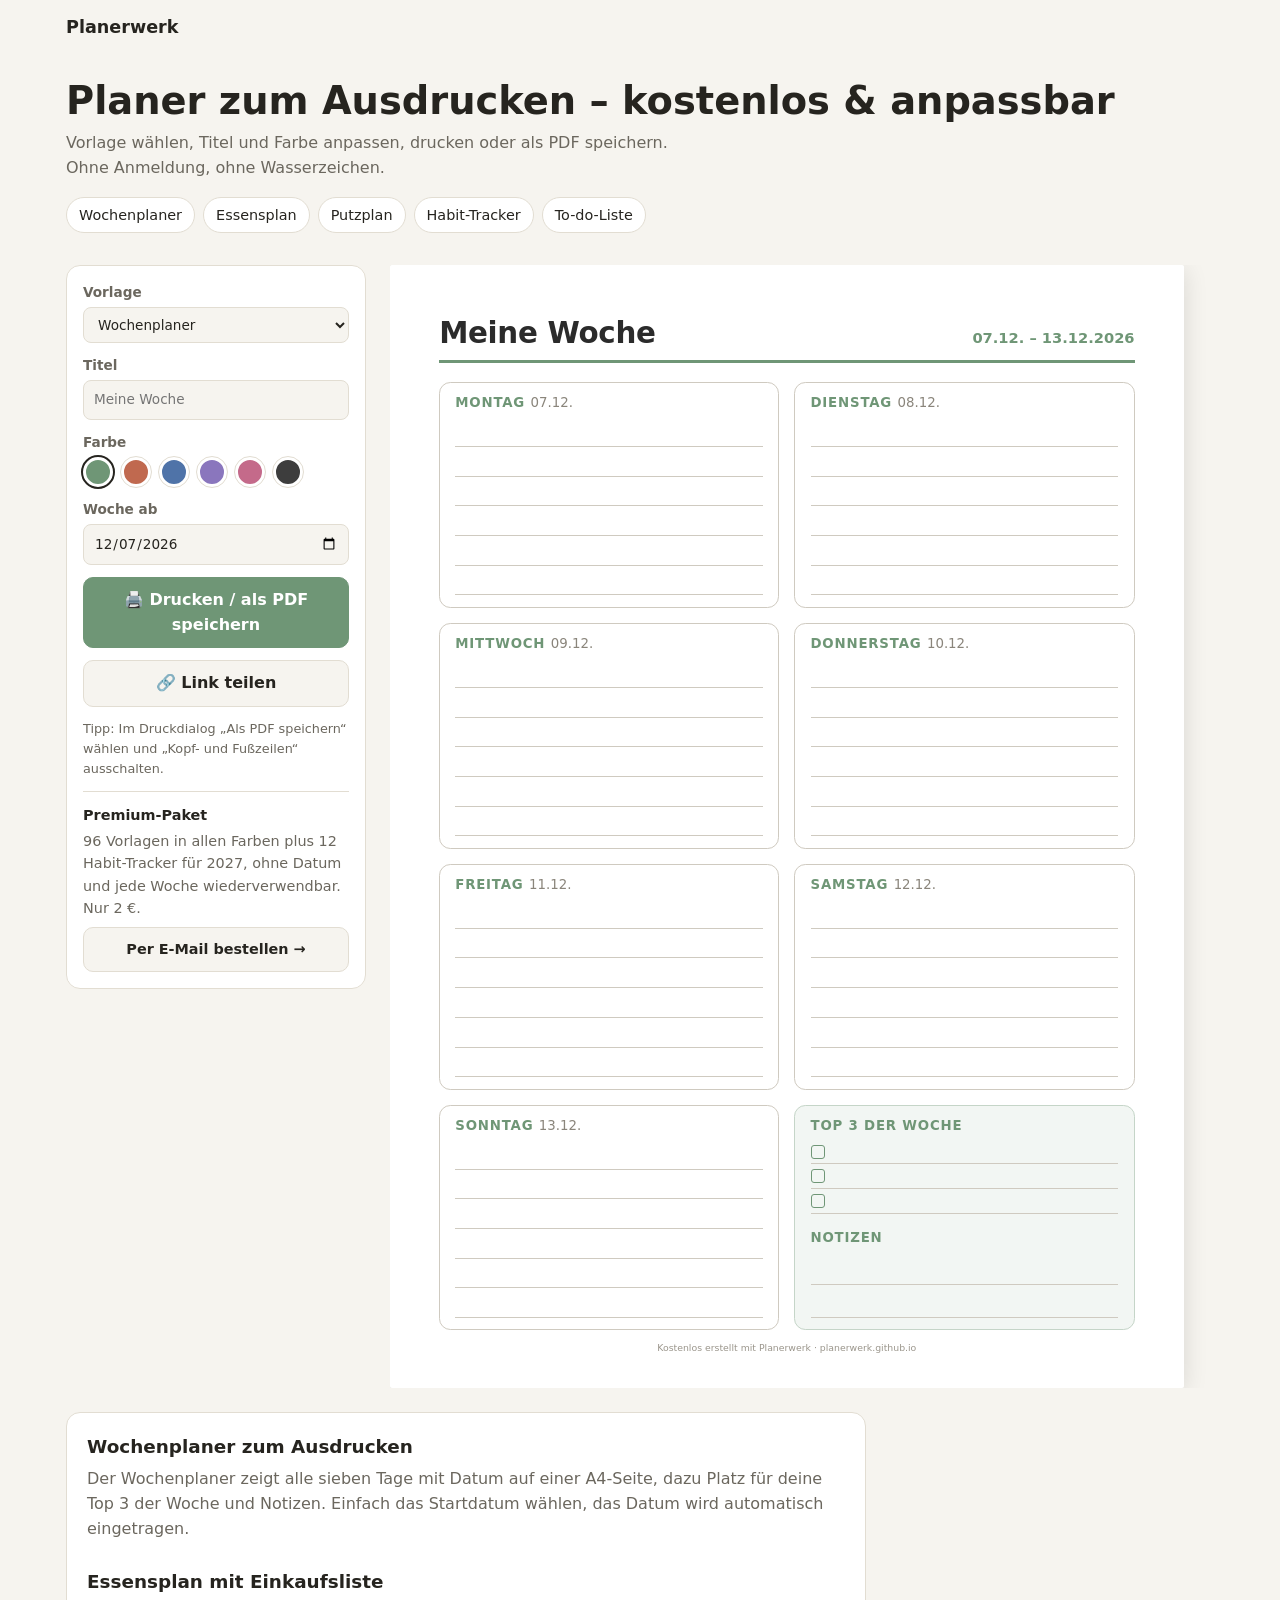
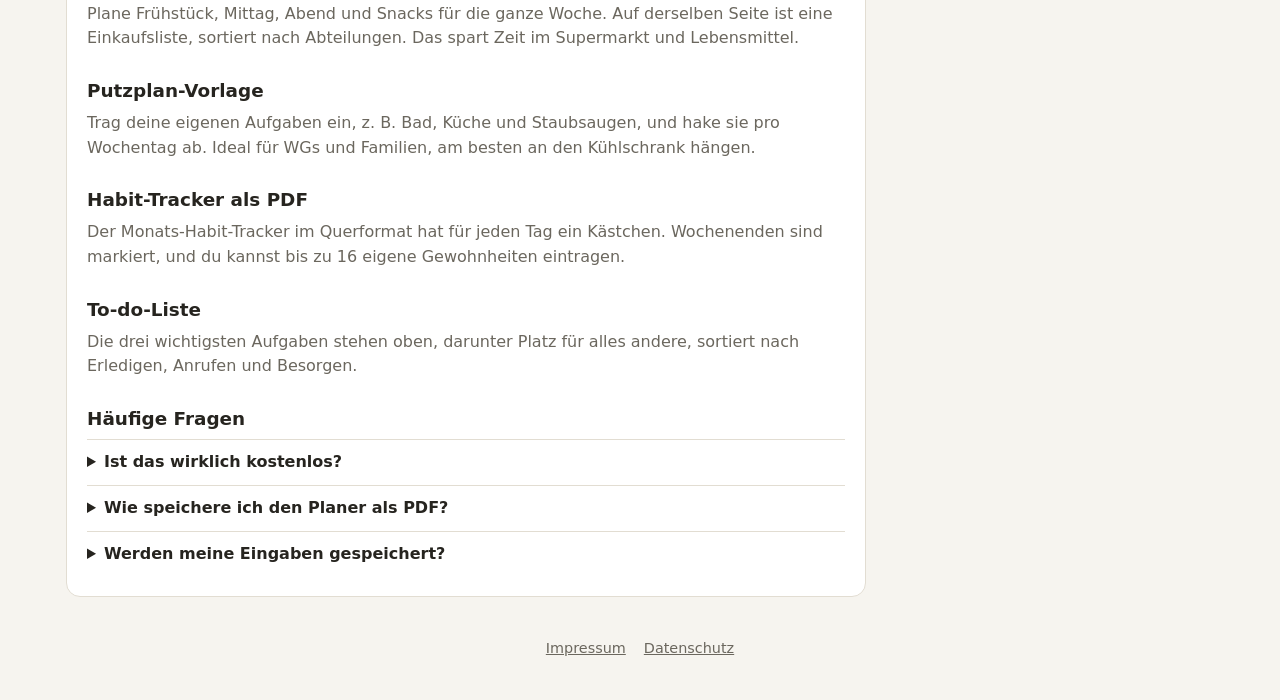
<file: index.html>
<!doctype html>
<html lang="de">
<head>
  <meta charset="utf-8">
  <meta name="viewport" content="width=device-width, initial-scale=1">
  <title>Planer zum Ausdrucken – kostenlos: Wochenplaner, Putzplan, Habit-Tracker, Essensplan</title>
  <meta name="description" content="Kostenlose Planer-Vorlagen zum Ausdrucken: Wochenplaner, Essensplan mit Einkaufsliste, Putzplan, Habit-Tracker und To-do-Liste. Anpassen, als PDF speichern, fertig – ohne Anmeldung.">
  <meta property="og:title" content="Planer zum Ausdrucken – kostenlos & anpassbar">
  <meta property="og:description" content="Wochenplaner, Putzplan, Habit-Tracker, Essensplan & To-do-Liste als PDF. Ohne Anmeldung.">
  <meta property="og:type" content="website">
  <meta property="og:url" content="https://planerwerk.github.io/">
  <meta property="og:image" content="https://planerwerk.github.io/assets/og.png">
  <meta name="twitter:card" content="summary_large_image">
  <link rel="canonical" href="https://planerwerk.github.io/">
  <script type="application/ld+json">{"@context":"https://schema.org","@type":"WebApplication","name":"Planerwerk","url":"https://planerwerk.github.io/","applicationCategory":"LifestyleApplication","inLanguage":"de","offers":{"@type":"Offer","price":"0","priceCurrency":"EUR"},"description":"Kostenlose Planer zum Ausdrucken: Wochenplaner, Essensplan, Putzplan, Habit-Tracker und To-do-Liste."}</script>
  <meta name="theme-color" content="#6f9676">
  <link rel="icon" href="data:image/svg+xml,<svg xmlns='http://www.w3.org/2000/svg' viewBox='0 0 100 100'><text y='.9em' font-size='90'>🗓️</text></svg>">
  <link rel="stylesheet" href="css/style.css">
  <style id="pagesize">@page { size: A4 portrait; margin: 0; }</style>
</head>
<body>
  <div class="site">
    <nav class="top">
      <a class="brand js-sitename" href="./">Planerwerk</a>
      <a class="btn-support js-support" hidden target="_blank" rel="noopener">☕ Unterstützen</a>
    </nav>

    <header class="hero">
      <h1>Planer zum Ausdrucken – kostenlos &amp; anpassbar</h1>
      <p>Vorlage wählen, Titel und Farbe anpassen, drucken oder als PDF speichern. Ohne Anmeldung, ohne Wasserzeichen.</p>
      <div class="chips">
        <a href="#tool" data-pick="week">Wochenplaner</a>
        <a href="#tool" data-pick="meal">Essensplan</a>
        <a href="#tool" data-pick="clean">Putzplan</a>
        <a href="#tool" data-pick="habit">Habit-Tracker</a>
        <a href="#tool" data-pick="todo">To-do-Liste</a>
      </div>
    </header>

    <main id="tool" class="tool">
      <form class="panel" onsubmit="return false">
        <label>Vorlage <select id="f-type"></select></label>
        <label>Titel <input id="f-title" maxlength="60" autocomplete="off"></label>
        <div class="field"><span>Farbe</span><div id="f-colors" class="swatches"></div></div>
        <label data-uses="start">Woche ab <input id="f-start" type="date"></label>
        <div class="row" data-uses="month">
          <label>Monat <select id="f-month"></select></label>
          <label>Jahr <input id="f-year" type="number" min="2000" max="2100"></label>
        </div>
        <label data-uses="items">Einträge (einer pro Zeile) <textarea id="f-items" rows="7"></textarea></label>
        <button id="btn-print" class="btn primary" type="button">🖨️ Drucken / als PDF speichern</button>
        <button id="btn-share" class="btn" type="button">🔗 Link teilen</button>
        <p class="hint">Tipp: Im Druckdialog „Als PDF speichern“ wählen und „Kopf- und Fußzeilen“ ausschalten.</p>

        <div class="upsell js-premium" hidden>
          <strong>Premium-Paket</strong>
          <p>96 Vorlagen in allen Farben plus 12 Habit-Tracker für 2027, ohne Datum und jede Woche wiederverwendbar. Nur 2 €.</p>
          <a class="btn" target="_blank" rel="noopener">Zum Paket →</a>
        </div>
      </form>

      <div id="preview" class="preview"><article id="sheet" class="sheet"></article></div>
    </main>

    <section id="affiliate" class="aff" hidden>
      <h2>Praktisches Zubehör für deine Planer</h2>
      <ul id="aff-list"></ul>
      <p class="small">* Werbung/Affiliate-Link: Wenn du darüber kaufst, bekomme ich eine kleine Provision. Für dich ändert sich am Preis nichts.</p>
    </section>

    <section class="content">
      <h2>Wochenplaner zum Ausdrucken</h2>
      <p>Der Wochenplaner zeigt alle sieben Tage mit Datum auf einer A4-Seite, dazu Platz für deine Top 3 der Woche und Notizen. Einfach das Startdatum wählen, das Datum wird automatisch eingetragen.</p>
      <h2>Essensplan mit Einkaufsliste</h2>
      <p>Plane Frühstück, Mittag, Abend und Snacks für die ganze Woche. Auf derselben Seite ist eine Einkaufsliste, sortiert nach Abteilungen. Das spart Zeit im Supermarkt und Lebensmittel.</p>
      <h2>Putzplan-Vorlage</h2>
      <p>Trag deine eigenen Aufgaben ein, z. B. Bad, Küche und Staubsaugen, und hake sie pro Wochentag ab. Ideal für WGs und Familien, am besten an den Kühlschrank hängen.</p>
      <h2>Habit-Tracker als PDF</h2>
      <p>Der Monats-Habit-Tracker im Querformat hat für jeden Tag ein Kästchen. Wochenenden sind markiert, und du kannst bis zu 16 eigene Gewohnheiten eintragen.</p>
      <h2>To-do-Liste</h2>
      <p>Die drei wichtigsten Aufgaben stehen oben, darunter Platz für alles andere, sortiert nach Erledigen, Anrufen und Besorgen.</p>

      <h2>Häufige Fragen</h2>
      <details><summary>Ist das wirklich kostenlos?</summary><p>Ja. Alle Vorlagen kannst du kostenlos und ohne Anmeldung drucken. Wenn sie dir gefallen, freue ich mich über einen Kaffee.</p></details>
      <details><summary>Wie speichere ich den Planer als PDF?</summary><p>Klicke auf „Drucken“ und wähle als Drucker „Als PDF speichern“. Am Handy findest du das im Teilen-Menü unter „Drucken“.</p></details>
      <details><summary>Werden meine Eingaben gespeichert?</summary><p>Nein, alles passiert in deinem Browser. Deine Einstellungen stehen nur im Link, damit du ihn teilen oder als Lesezeichen speichern kannst.</p></details>
    </section>

    <footer class="foot">
      <a class="js-support" hidden target="_blank" rel="noopener">☕ Kaffee spendieren</a>
      <a href="impressum.html">Impressum</a>
      <a href="datenschutz.html">Datenschutz</a>
    </footer>
  </div>
  <div id="toast" class="toast" hidden></div>

  <script src="js/config.js"></script>
  <script src="js/app.js"></script>
</body>
</html>
</file>
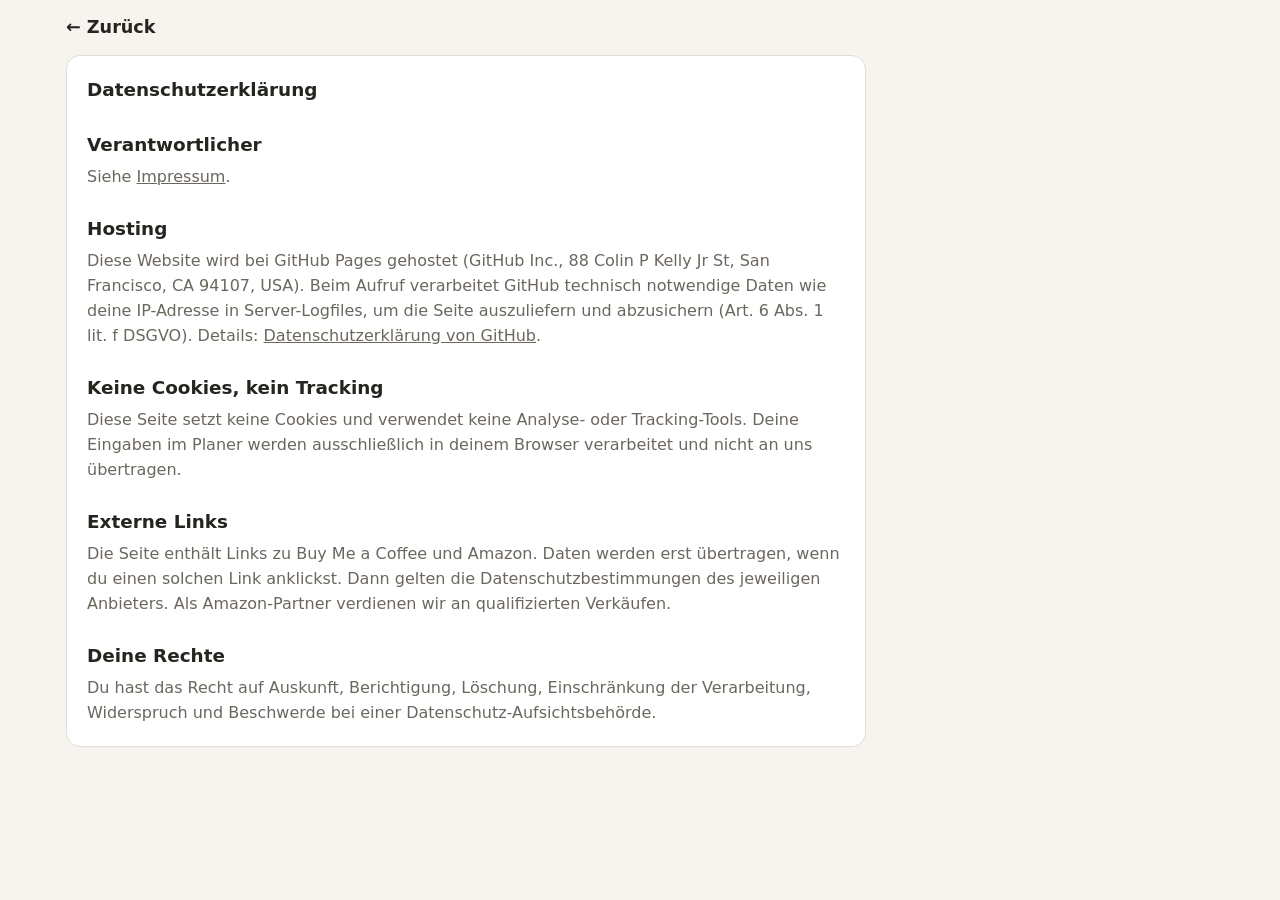
<file: datenschutz.html>
<!doctype html>
<html lang="de">
<head>
  <meta charset="utf-8">
  <meta name="viewport" content="width=device-width, initial-scale=1">
  <title>Datenschutz</title>
  <meta name="robots" content="noindex">
  <link rel="stylesheet" href="css/style.css">
</head>
<body>
  <div class="site">
    <nav class="top"><a class="brand" href="./">← Zurück</a></nav>
    <section class="content">
      <h2>Datenschutzerklärung</h2>
      <h2>Verantwortlicher</h2>
      <p>Siehe <a href="impressum.html">Impressum</a>.</p>
      <h2>Hosting</h2>
      <p>Diese Website wird bei GitHub Pages gehostet (GitHub Inc., 88 Colin P Kelly Jr St, San Francisco, CA 94107, USA). Beim Aufruf verarbeitet GitHub technisch notwendige Daten wie deine IP-Adresse in Server-Logfiles, um die Seite auszuliefern und abzusichern (Art. 6 Abs. 1 lit. f DSGVO). Details: <a href="https://docs.github.com/de/site-policy/privacy-policies/github-general-privacy-statement" rel="noopener">Datenschutzerklärung von GitHub</a>.</p>
      <h2>Keine Cookies, kein Tracking</h2>
      <p>Diese Seite setzt keine Cookies und verwendet keine Analyse- oder Tracking-Tools. Deine Eingaben im Planer werden ausschließlich in deinem Browser verarbeitet und nicht an uns übertragen.</p>
      <h2>Externe Links</h2>
      <p>Die Seite enthält Links zu Buy Me a Coffee und Amazon. Daten werden erst übertragen, wenn du einen solchen Link anklickst. Dann gelten die Datenschutzbestimmungen des jeweiligen Anbieters. Als Amazon-Partner verdienen wir an qualifizierten Verkäufen.</p>
      <h2>Deine Rechte</h2>
      <p>Du hast das Recht auf Auskunft, Berichtigung, Löschung, Einschränkung der Verarbeitung, Widerspruch und Beschwerde bei einer Datenschutz-Aufsichtsbehörde.</p>
    </section>
  </div>
</body>
</html>
</file>
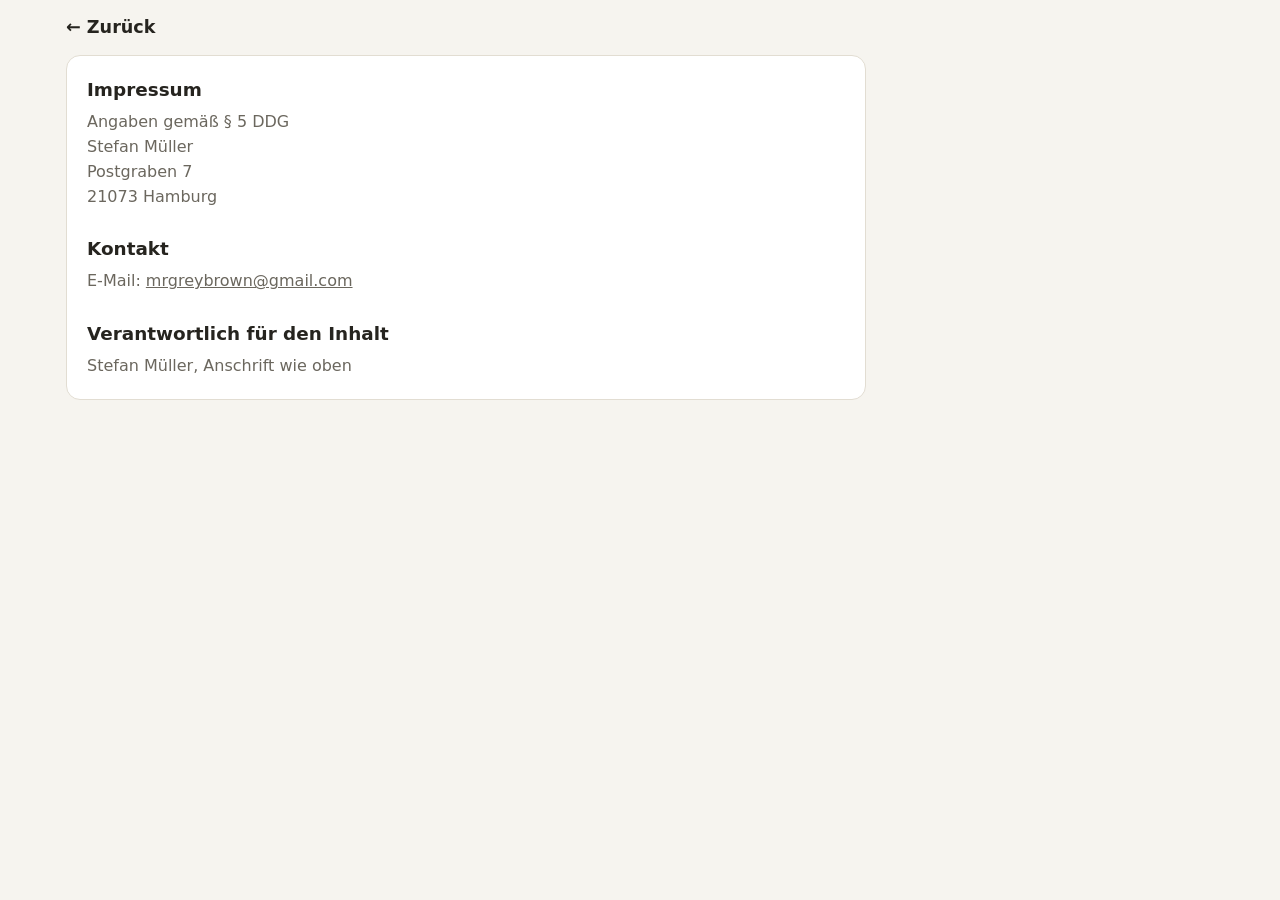
<file: impressum.html>
<!doctype html>
<html lang="de">
<head>
  <meta charset="utf-8">
  <meta name="viewport" content="width=device-width, initial-scale=1">
  <title>Impressum</title>
  <meta name="robots" content="noindex">
  <link rel="stylesheet" href="css/style.css">
</head>
<body>
  <div class="site">
    <nav class="top"><a class="brand" href="./">← Zurück</a></nav>
    <section class="content">
      <h2>Impressum</h2>
      <p>Angaben gemäß § 5 DDG</p>
      <p>
        Stefan Müller<br>
        Postgraben 7<br>
        21073 Hamburg
      </p>
      <h2>Kontakt</h2>
      <p>E-Mail: <a href="mailto:mrgreybrown@gmail.com">mrgreybrown@gmail.com</a></p>
      <h2>Verantwortlich für den Inhalt</h2>
      <p>Stefan Müller, Anschrift wie oben</p>
    </section>
  </div>
</body>
</html>
</file>
<file: css/style.css>
:root {
  --bg: #f6f4ef;
  --card: #ffffff;
  --ink: #26241f;
  --muted: #6b675e;
  --line: #e2ddd2;
  --brand: #6f9676;
  --brand-ink: #ffffff;
}
@media (prefers-color-scheme: dark) {
  :root {
    --bg: #1c1b19;
    --card: #262522;
    --ink: #eeebe4;
    --muted: #a9a499;
    --line: #3a3833;
  }
}
* { box-sizing: border-box; }
html { -webkit-text-size-adjust: 100%; }
body {
  margin: 0;
  background: var(--bg);
  color: var(--ink);
  font: 16px/1.55 system-ui, -apple-system, "Segoe UI", Roboto, sans-serif;
}
a { color: inherit; }
.site { max-width: 1180px; margin: 0 auto; padding: 0 16px; }

/* ---------- Seite ---------- */
.top { display: flex; justify-content: space-between; align-items: center; padding: 14px 0; }
.brand { font-weight: 700; text-decoration: none; font-size: 1.1rem; }
.btn-support { background: var(--brand); color: var(--brand-ink); padding: 6px 14px; border-radius: 999px; text-decoration: none; font-weight: 600; font-size: .9rem; }
.hero { padding: 24px 0 8px; }
.hero h1 { font-size: clamp(1.6rem, 4vw, 2.4rem); line-height: 1.15; margin: 0 0 8px; text-wrap: balance; }
.hero p { color: var(--muted); margin: 0 0 16px; max-width: 60ch; }
.chips { display: flex; flex-wrap: wrap; gap: 8px; }
.chips a { border: 1px solid var(--line); background: var(--card); padding: 6px 12px; border-radius: 999px; text-decoration: none; font-size: .9rem; }
.chips a:hover { border-color: var(--brand); }

.tool { display: grid; grid-template-columns: 300px 1fr; gap: 24px; padding: 24px 0; align-items: start; }
@media (max-width: 820px) { .tool { grid-template-columns: 1fr; } }

.panel { background: var(--card); border: 1px solid var(--line); border-radius: 14px; padding: 16px; display: grid; gap: 12px; position: sticky; top: 12px; }
@media (max-width: 820px) { .panel { position: static; } }
.panel label, .field { display: grid; gap: 4px; font-size: .85rem; font-weight: 600; color: var(--muted); }
.panel input, .panel select, .panel textarea {
  font: inherit; font-weight: 400; color: var(--ink); background: var(--bg);
  border: 1px solid var(--line); border-radius: 8px; padding: 8px 10px; width: 100%;
}
.panel textarea { resize: vertical; }
.row { display: grid; grid-template-columns: 1fr 1fr; gap: 8px; }
[hidden] { display: none !important; }
.swatches { display: flex; gap: 8px; flex-wrap: wrap; }
.swatch { width: 30px; height: 30px; border-radius: 50%; background: var(--c); border: 3px solid var(--card); outline: 1px solid var(--line); cursor: pointer; padding: 0; }
.swatch[aria-pressed="true"] { outline: 2px solid var(--ink); }
.btn { font: inherit; font-weight: 600; border: 1px solid var(--line); background: var(--bg); color: var(--ink); border-radius: 10px; padding: 10px 12px; cursor: pointer; text-align: center; text-decoration: none; display: block; }
.btn.primary { background: var(--brand); color: var(--brand-ink); border-color: var(--brand); }
.hint { font-size: .8rem; color: var(--muted); margin: 0; }
.upsell { border-top: 1px solid var(--line); padding-top: 12px; font-size: .9rem; }
.upsell p { margin: 4px 0 8px; color: var(--muted); }

.preview { position: relative; overflow: hidden; }
.preview .sheet { position: absolute; top: 0; left: 0; transform-origin: top left; box-shadow: 0 4px 24px rgba(0,0,0,.12); border-radius: 2px; }

.aff, .content { background: var(--card); border: 1px solid var(--line); border-radius: 14px; padding: 20px; margin-bottom: 24px; }
.aff h2 { margin-top: 0; font-size: 1.1rem; }
.aff ul { display: flex; flex-wrap: wrap; gap: 8px; list-style: none; padding: 0; margin: 0 0 8px; }
.aff li a { display: block; border: 1px solid var(--line); border-radius: 8px; padding: 6px 12px; text-decoration: none; font-size: .9rem; }
.small { font-size: .78rem; color: var(--muted); }
.content { max-width: 800px; }
.content h2 { font-size: 1.15rem; margin: 1.4em 0 .3em; }
.content h2:first-child { margin-top: 0; }
.content p { margin: 0; color: var(--muted); }
details { border-top: 1px solid var(--line); padding: 10px 0; }
summary { cursor: pointer; font-weight: 600; }
details p { margin-top: 6px !important; }
.foot { display: flex; gap: 18px; justify-content: center; padding: 16px 0 40px; font-size: .9rem; color: var(--muted); }
.toast { position: fixed; bottom: 20px; left: 50%; transform: translateX(-50%); background: var(--ink); color: var(--bg); padding: 8px 16px; border-radius: 999px; font-size: .9rem; }

/* ---------- Druckblatt (bleibt immer hell) ---------- */
.sheet {
  --accent: #6f9676;
  --s-ink: #2b2b2b;
  --s-line: #cfcac0;
  width: 210mm; height: 297mm; padding: 13mm 13mm 9mm;
  background: #fff; color: var(--s-ink);
  display: flex; flex-direction: column;
  font: 10pt/1.3 system-ui, -apple-system, "Segoe UI", Roboto, sans-serif;
  -webkit-print-color-adjust: exact; print-color-adjust: exact;
}
.sheet.landscape { width: 297mm; height: 210mm; padding: 10mm 11mm 7mm; }
.sh-body { flex: 1; display: flex; flex-direction: column; min-height: 0; }
.sh-foot { text-align: center; font-size: 7pt; color: #9a958b; padding-top: 3mm; }
.sh-head { display: flex; justify-content: space-between; align-items: baseline; border-bottom: 2.5pt solid var(--accent); padding-bottom: 2mm; margin-bottom: 5mm; }
.sh-head h1 { margin: 0; font-size: 22pt; letter-spacing: -.01em; font-weight: 700; }
.sh-head p { margin: 0; font-size: 11pt; color: var(--accent); font-weight: 600; }
.sheet h2 { font-size: 10pt; margin: 0 0 1.5mm; color: var(--accent); text-transform: uppercase; letter-spacing: .06em; }
.sheet h2 span { color: #8a857b; font-weight: 500; letter-spacing: 0; text-transform: none; }
.sheet h3 { font-size: 9pt; margin: 0 0 1mm; }
.sheet .mt { margin-top: 4mm; }
.box { border: 1pt solid var(--s-line); border-radius: 3mm; padding: 3mm 4mm; display: flex; flex-direction: column; }
.box.accent { background: color-mix(in srgb, var(--accent) 9%, white); border-color: color-mix(in srgb, var(--accent) 40%, white); }
.lines { display: flex; flex-direction: column; flex: 1; }
.lines i { flex: 1; min-height: 6.5mm; border-bottom: .6pt solid var(--s-line); }
.checks { list-style: none; margin: 0; padding: 0; display: flex; flex-direction: column; flex: 1; }
.checks li { flex: 1; min-height: 6.5mm; border-bottom: .6pt solid var(--s-line); display: flex; align-items: center; }
.checks li::before { content: ""; width: 3.2mm; height: 3.2mm; border: .8pt solid var(--accent); border-radius: .8mm; margin-right: 2.5mm; }

.grid-week { flex: 1; display: grid; grid-template-columns: 1fr 1fr; grid-template-rows: repeat(4, 1fr); gap: 4mm; }
.grid-2 { display: grid; grid-template-columns: 1fr 1fr; gap: 4mm; }
.grid-3 { display: grid; grid-template-columns: repeat(3, 1fr); gap: 4mm; }
.grid-4 { flex: 1; display: grid; grid-template-columns: repeat(4, 1fr); gap: 4mm; }
.grid-4 section { display: flex; flex-direction: column; }
.sheet .band { margin: 5mm 0 2mm; }
.sheet > .sh-body > .box.mt:last-child, .sheet .grid-2.mt, .sheet .grid-3.mt { flex: 1; }
.grid-3 .box, .grid-2 .box { min-height: 0; }

.tbl { width: 100%; border-collapse: collapse; table-layout: fixed; }
.tbl th, .tbl td { border: .6pt solid var(--s-line); }
.tbl thead th { background: color-mix(in srgb, var(--accent) 14%, white); color: var(--s-ink); font-size: 8.5pt; padding: 1.5mm 1mm; font-weight: 600; }
.tbl tbody th { text-align: left; font-weight: 600; padding: 0 2mm; font-size: 9pt; }
.tbl th small { display: block; font-weight: 400; color: #8a857b; font-size: 7pt; }
.meal tbody th { width: 17mm; }
.meal thead th:first-child { width: 17mm; }
.meal td { height: 21mm; }
.clean thead th:first-child { width: 58mm; text-align: left; padding-left: 2mm; }
.clean td { height: 9.5mm; text-align: center; }
.tbl td b { display: inline-block; width: 4mm; height: 4mm; border: .8pt solid var(--accent); border-radius: .8mm; vertical-align: middle; }
.habit thead th:first-child, .habit tbody th { width: 52mm; }
.habit thead th { font-size: 7.5pt; padding: 1mm 0; }
.habit thead th.we { background: color-mix(in srgb, var(--accent) 30%, white); }
.habit td { height: 8.8mm; text-align: center; padding: 0; }
.habit td b { width: 3.8mm; height: 3.8mm; border-radius: 50%; }

/* ---------- Druck ---------- */
@media print {
  html, body { background: #fff !important; margin: 0; }
  body * { visibility: hidden; }
  .preview, .preview * { visibility: visible; }
  .site { max-width: none; padding: 0; }
  .tool { display: block; padding: 0; }
  .panel, .hero, .top, .aff, .content, .foot, .toast { display: none !important; }
  .preview { position: static; height: auto !important; overflow: visible; }
  .preview .sheet { position: static; transform: none !important; box-shadow: none; border-radius: 0; }
}
</file>
